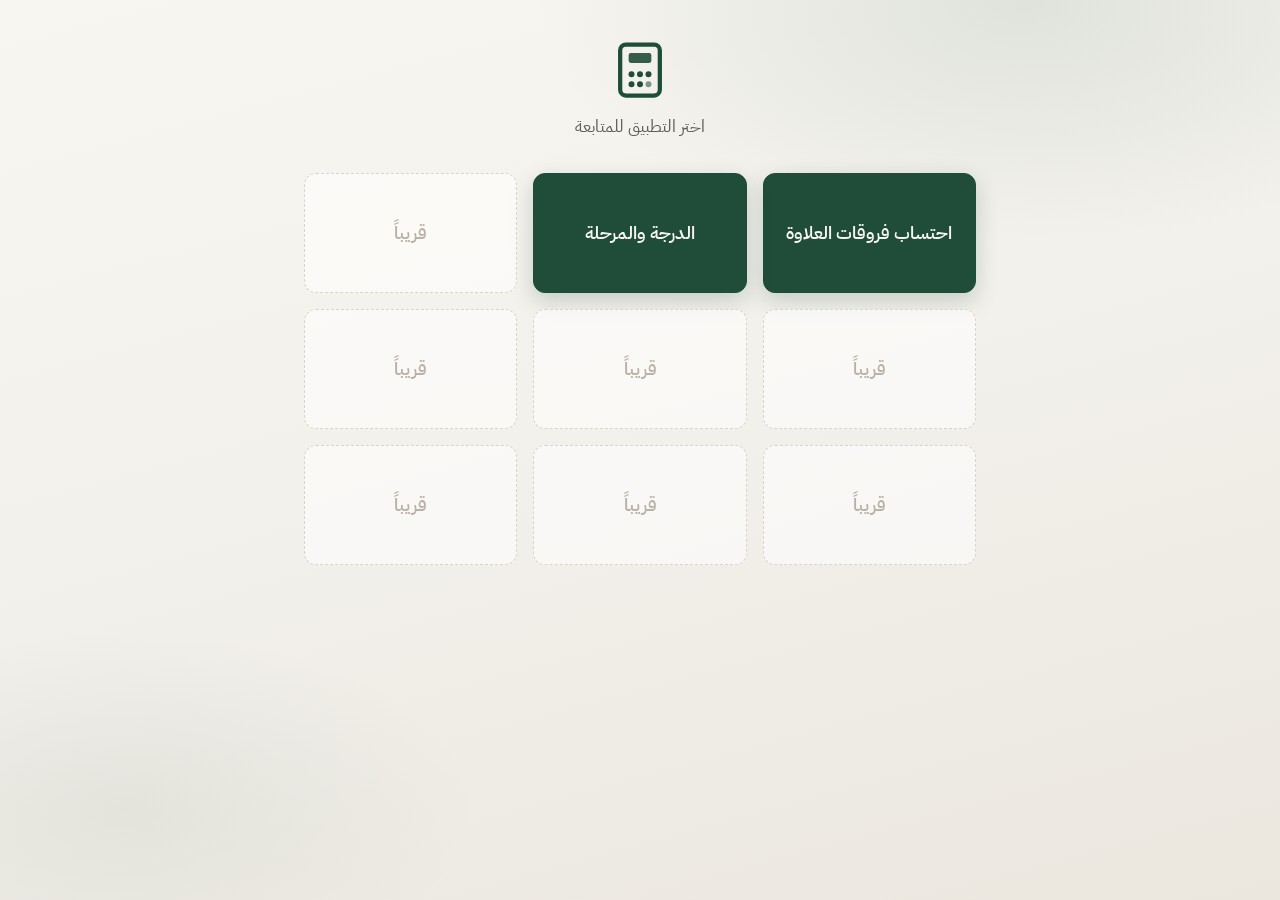
<file: index.html>
<!DOCTYPE html>
<html lang="ar" dir="rtl">
  <head>
    <meta charset="UTF-8" />
    <meta name="viewport" content="width=device-width, initial-scale=1.0" />
    <title>أدوات مفيدة</title>
    <link rel="stylesheet" href="fonts.css" />
    <link rel="stylesheet" href="styles.css" />
  </head>
  <body class="home-body">
    <div class="home">
      <header class="home-header">
        <div class="home-brand" aria-hidden="true">
          <svg class="home-brand-icon" viewBox="0 0 48 48" focusable="false">
            <rect
              x="10"
              y="6"
              width="28"
              height="36"
              rx="4"
              fill="none"
              stroke="currentColor"
              stroke-width="3"
            />
            <rect x="16" y="12" width="16" height="7" rx="1.5" fill="currentColor" opacity="0.9" />
            <circle cx="18" cy="27" r="2.1" fill="currentColor" />
            <circle cx="24" cy="27" r="2.1" fill="currentColor" />
            <circle cx="30" cy="27" r="2.1" fill="currentColor" />
            <circle cx="18" cy="34" r="2.1" fill="currentColor" />
            <circle cx="24" cy="34" r="2.1" fill="currentColor" />
            <circle cx="30" cy="34" r="2.1" fill="currentColor" opacity="0.55" />
          </svg>
        </div>
        <p class="home-subtitle">اختر التطبيق للمتابعة</p>
      </header>

      <nav class="app-grid" aria-label="قائمة التطبيقات" id="app-grid">
        <a
          class="app-tile app-tile--live"
          href="apps/alawat/"
          style="--i: 0"
        >
          احتساب فروقات العلاوة
        </a>
        <a
          class="app-tile app-tile--live"
          href="apps/daraja/"
          style="--i: 1"
        >
          الدرجة والمرحلة
        </a>
      </nav>
    </div>

    <script>
      (function () {
        var grid = document.getElementById("app-grid");
        var total = 9;
        var start = 2;
        var frag = document.createDocumentFragment();

        for (var i = start; i < total; i++) {
          var btn = document.createElement("button");
          btn.type = "button";
          btn.className = "app-tile app-tile--soon";
          btn.disabled = true;
          btn.textContent = "قريباً";
          btn.style.setProperty("--i", String(i));
          frag.appendChild(btn);
        }

        grid.appendChild(frag);
      })();
    </script>
  </body>
</html>
</file>
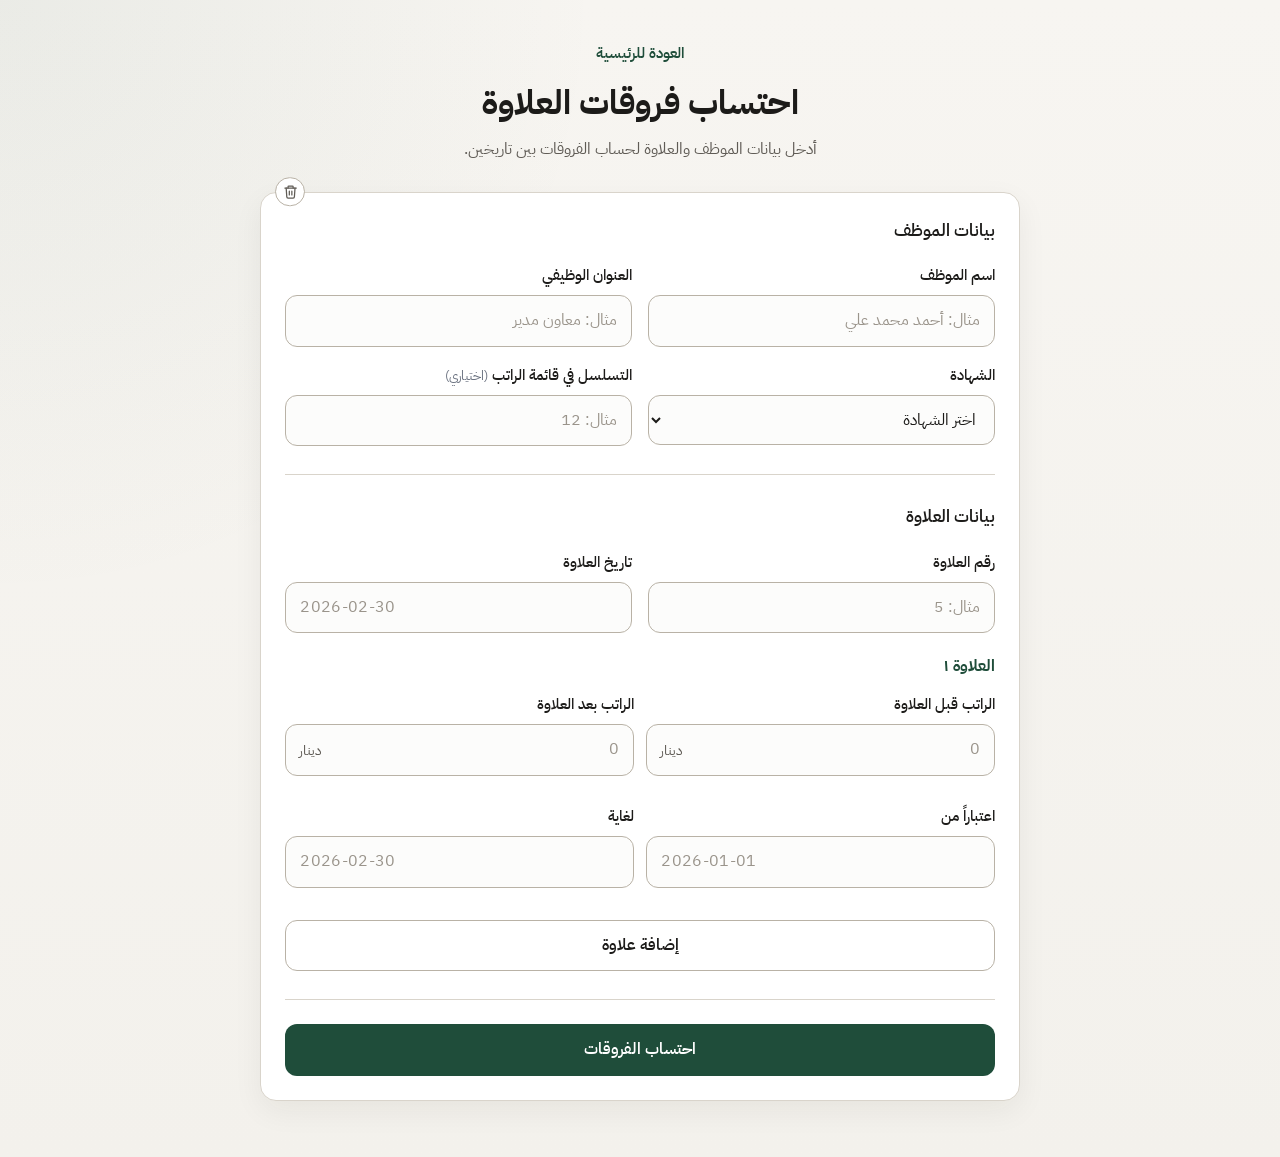
<file: apps/alawat/index.html>
<!DOCTYPE html>
<html lang="ar" dir="rtl">
  <head>
    <meta charset="UTF-8" />
    <meta name="viewport" content="width=device-width, initial-scale=1.0" />
    <title>احتساب فروقات العلاوات</title>
    <link rel="stylesheet" href="../../fonts.css" />
    <link rel="stylesheet" href="../../styles.css" />
  </head>
  <body>
    <div class="page">
      <header class="header">
        <a class="back-link" href="../../">العودة للرئيسية</a>
        <h1>احتساب فروقات العلاوة</h1>
        <p class="subtitle">
          أدخل بيانات الموظف والعلاوة لحساب الفروقات بين تاريخين.
        </p>
      </header>

      <main>
        <form id="allowance-form" class="form" novalidate>
          <div class="clear-fab-wrap">
            <button type="reset" class="clear-fab" aria-label="تفريغ الحقول" aria-describedby="clear-fab-tooltip">
              <svg viewBox="0 0 24 24" aria-hidden="true" focusable="false">
                <path d="M3 6h18" fill="none" stroke="currentColor" stroke-width="2" stroke-linecap="round" />
                <path d="M8 6V4a1 1 0 0 1 1-1h6a1 1 0 0 1 1 1v2" fill="none" stroke="currentColor" stroke-width="2" stroke-linecap="round" stroke-linejoin="round" />
                <path d="M19 6l-1 14a2 2 0 0 1-2 2H8a2 2 0 0 1-2-2L5 6" fill="none" stroke="currentColor" stroke-width="2" stroke-linecap="round" stroke-linejoin="round" />
                <path d="M10 11v6M14 11v6" fill="none" stroke="currentColor" stroke-width="2" stroke-linecap="round" />
              </svg>
            </button>
            <span id="clear-fab-tooltip" class="clear-fab-tooltip" role="tooltip">تفريغ الحقول</span>
          </div>
          <section class="section" aria-labelledby="employee-heading">
            <h2 id="employee-heading">بيانات الموظف</h2>

            <div class="grid">
            <div class="field">
              <label for="employee-name">اسم الموظف</label>
              <input
                type="text"
                id="employee-name"
                name="employeeName"
                autocomplete="name"
                placeholder="مثال: أحمد محمد علي"
                required
              />
              <p class="error" id="employee-name-error" hidden>
                يرجى إدخال اسم الموظف.
              </p>
            </div>

            <div class="field">
              <label for="job-title">العنوان الوظيفي</label>
              <input
                type="text"
                id="job-title"
                name="jobTitle"
                placeholder="مثال: معاون مدير"
                required
              />
              <p class="error" id="job-title-error" hidden>
                يرجى إدخال العنوان الوظيفي.
              </p>
            </div>
            </div>

            <div class="grid">
            <div class="field">
              <label for="education-level">الشهادة</label>
              <select id="education-level" name="educationLevel" required>
                <option value="" disabled selected>اختر الشهادة</option>
                <option value="ابتدائية">ابتدائية</option>
                <option value="متوسطة">متوسطة</option>
                <option value="إعدادية">إعدادية</option>
                <option value="دبلوم">دبلوم</option>
                <option value="بكالوريوس">بكالوريوس</option>
                <option value="ماجستير">ماجستير</option>
                <option value="دكتوراه">دكتوراه</option>
              </select>
              <p class="error" id="education-level-error" hidden>
                يرجى اختيار الشهادة.
              </p>
            </div>

            <div class="field">
              <label for="salary-list-order">التسلسل في قائمة الراتب <span class="optional">(اختياري)</span></label>
              <input
                type="number"
                id="salary-list-order"
                name="salaryListOrder"
                min="1"
                max="5000"
                step="1"
                inputmode="numeric"
                placeholder="مثال: 12"
              />
              <p class="error" id="salary-list-order-error" hidden>
                يرجى إدخال رقم بين ١ و ٥٠٠٠.
              </p>
            </div>
            </div>
          </section>

          <section class="section" aria-labelledby="allowance-heading">
            <h2 id="allowance-heading">بيانات العلاوة</h2>

            <div class="grid">
              <div class="field">
                <label for="allowance-number">رقم العلاوة</label>
                <input
                  type="number"
                  id="allowance-number"
                  name="allowanceNumber"
                  min="1"
                  step="1"
                  inputmode="numeric"
                  placeholder="مثال: 5"
                  required
                />
                <p class="error" id="allowance-number-error" hidden>
                  يرجى إدخال رقم العلاوة.
                </p>
              </div>

              <div class="field">
                <label for="allowance-doc-date">تاريخ العلاوة</label>
                <input
                  type="text"
                  id="allowance-doc-date"
                  name="allowanceDocDate"
                  class="date-input"
                  inputmode="numeric"
                  placeholder="2026-02-30"
                  autocomplete="off"
                  dir="ltr"
                  required
                />
                <p class="error" id="allowance-doc-date-error" hidden>
                  يرجى إدخال تاريخ صحيح مثل 2026-02-30.
                </p>
              </div>
            </div>

            <div
              id="allowances-list"
              class="allowances-list"
              aria-label="قائمة العلاوات"
            ></div>

            <button
              type="button"
              id="add-allowance"
              class="btn btn-secondary add-allowance-btn"
            >
              إضافة علاوة
            </button>
          </section>

          <div class="actions">
            <button type="submit" class="btn btn-primary">احتساب الفروقات</button>
          </div>
        </form>

        <section id="result" class="result" aria-live="polite" hidden>
          <h2 class="no-print">نتيجة الاحتساب</h2>
          <div id="print-sheet" class="print-sheet">
            <div id="result-content"></div>
            <p id="print-continuation" class="print-continuation-notice" hidden>
              يتبع في الصفحة التالية
            </p>
          </div>
          <div class="result-actions no-print">
            <button id="print-btn" type="button" class="btn btn-primary">
              طباعة استمارة المتغيرات
            </button>
          </div>
        </section>
      </main>
    </div>

    <div id="toast" class="toast" hidden role="status" aria-live="polite"></div>

    <script src="app.js"></script>
  </body>
</html>
</file>
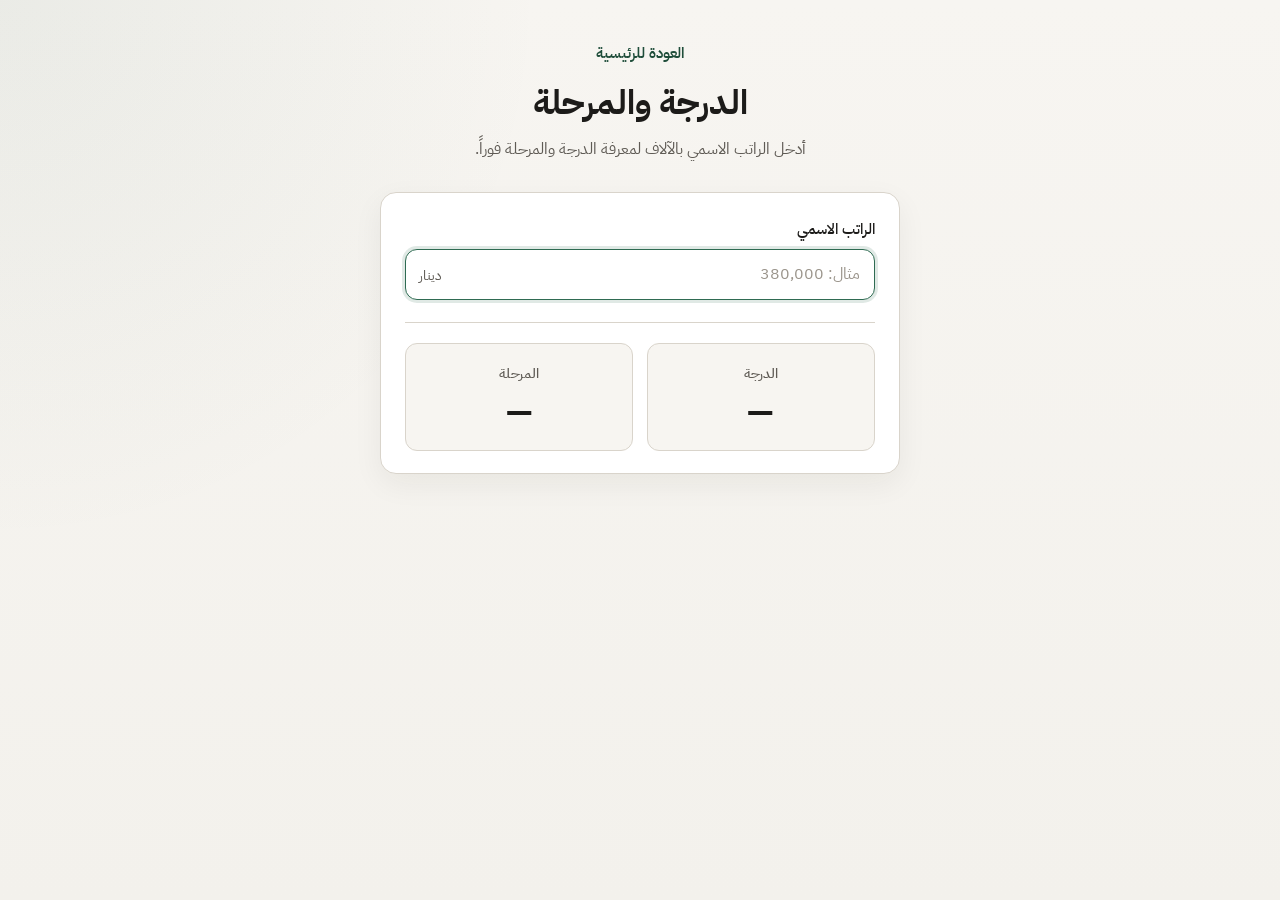
<file: apps/daraja/index.html>
<!DOCTYPE html>
<html lang="ar" dir="rtl">
  <head>
    <meta charset="UTF-8" />
    <meta name="viewport" content="width=device-width, initial-scale=1.0" />
    <title>الدرجة والمرحلة</title>
    <link rel="stylesheet" href="../../fonts.css" />
    <link rel="stylesheet" href="../../styles.css" />
  </head>
  <body>
    <div class="page page--narrow">
      <header class="header">
        <a class="back-link" href="../../">العودة للرئيسية</a>
        <h1>الدرجة والمرحلة</h1>
        <p class="subtitle">أدخل الراتب الاسمي بالآلاف لمعرفة الدرجة والمرحلة فوراً.</p>
      </header>

      <main>
        <form class="form lookup-form" id="grade-form" autocomplete="off" onsubmit="return false;">
          <div class="field">
            <label for="salary-thousands">الراتب الاسمي</label>
            <div class="input-with-suffix">
              <input
                type="text"
                id="salary-thousands"
                name="salaryThousands"
                inputmode="numeric"
                placeholder="مثال: 380,000"
                autofocus
                autocomplete="off"
              />
              <span class="suffix">دينار</span>
            </div>
          </div>

          <div class="lookup-result" id="lookup-result" aria-live="polite">
            <div class="lookup-cards">
              <div class="lookup-card">
                <span class="lookup-label">الدرجة</span>
                <strong class="lookup-value" id="grade-value">—</strong>
              </div>
              <div class="lookup-card">
                <span class="lookup-label">المرحلة</span>
                <strong class="lookup-value" id="level-value">—</strong>
              </div>
            </div>
            <p class="lookup-status" id="lookup-status" hidden></p>
          </div>
        </form>
      </main>
    </div>

    <script src="app.js"></script>
  </body>
</html>
</file>
<file: fonts.css>
/* IBM Plex Sans Arabic */
@font-face {
  font-family: "IBM Plex Sans Arabic";
  font-style: normal;
  font-weight: 400;
  font-display: swap;
  src: url("fonts/ibm-plex-sans-arabic-arabic-400.woff2") format("woff2");
  unicode-range: U+0600-06FF, U+0750-077F, U+0870-088E, U+0890-0891, U+0897-08E1, U+08E3-08FF, U+200C-200E, U+2010-2011, U+204F, U+2E41, U+FB50-FDFF, U+FE70-FE74, U+FE76-FEFC;
}

@font-face {
  font-family: "IBM Plex Sans Arabic";
  font-style: normal;
  font-weight: 400;
  font-display: swap;
  src: url("fonts/ibm-plex-sans-arabic-latin-400.woff2") format("woff2");
  unicode-range: U+0000-00FF, U+0131, U+0152-0153, U+02BB-02BC, U+02C6, U+02DA, U+02DC, U+0304, U+0308, U+0329, U+2000-206F, U+20AC, U+2122, U+2191, U+2193, U+2212, U+2215, U+FEFF, U+FFFD;
}

@font-face {
  font-family: "IBM Plex Sans Arabic";
  font-style: normal;
  font-weight: 500;
  font-display: swap;
  src: url("fonts/ibm-plex-sans-arabic-arabic-500.woff2") format("woff2");
  unicode-range: U+0600-06FF, U+0750-077F, U+0870-088E, U+0890-0891, U+0897-08E1, U+08E3-08FF, U+200C-200E, U+2010-2011, U+204F, U+2E41, U+FB50-FDFF, U+FE70-FE74, U+FE76-FEFC;
}

@font-face {
  font-family: "IBM Plex Sans Arabic";
  font-style: normal;
  font-weight: 500;
  font-display: swap;
  src: url("fonts/ibm-plex-sans-arabic-latin-500.woff2") format("woff2");
  unicode-range: U+0000-00FF, U+0131, U+0152-0153, U+02BB-02BC, U+02C6, U+02DA, U+02DC, U+0304, U+0308, U+0329, U+2000-206F, U+20AC, U+2122, U+2191, U+2193, U+2212, U+2215, U+FEFF, U+FFFD;
}

@font-face {
  font-family: "IBM Plex Sans Arabic";
  font-style: normal;
  font-weight: 600;
  font-display: swap;
  src: url("fonts/ibm-plex-sans-arabic-arabic-600.woff2") format("woff2");
  unicode-range: U+0600-06FF, U+0750-077F, U+0870-088E, U+0890-0891, U+0897-08E1, U+08E3-08FF, U+200C-200E, U+2010-2011, U+204F, U+2E41, U+FB50-FDFF, U+FE70-FE74, U+FE76-FEFC;
}

@font-face {
  font-family: "IBM Plex Sans Arabic";
  font-style: normal;
  font-weight: 600;
  font-display: swap;
  src: url("fonts/ibm-plex-sans-arabic-latin-600.woff2") format("woff2");
  unicode-range: U+0000-00FF, U+0131, U+0152-0153, U+02BB-02BC, U+02C6, U+02DA, U+02DC, U+0304, U+0308, U+0329, U+2000-206F, U+20AC, U+2122, U+2191, U+2193, U+2212, U+2215, U+FEFF, U+FFFD;
}

@font-face {
  font-family: "IBM Plex Sans Arabic";
  font-style: normal;
  font-weight: 700;
  font-display: swap;
  src: url("fonts/ibm-plex-sans-arabic-arabic-700.woff2") format("woff2");
  unicode-range: U+0600-06FF, U+0750-077F, U+0870-088E, U+0890-0891, U+0897-08E1, U+08E3-08FF, U+200C-200E, U+2010-2011, U+204F, U+2E41, U+FB50-FDFF, U+FE70-FE74, U+FE76-FEFC;
}

@font-face {
  font-family: "IBM Plex Sans Arabic";
  font-style: normal;
  font-weight: 700;
  font-display: swap;
  src: url("fonts/ibm-plex-sans-arabic-latin-700.woff2") format("woff2");
  unicode-range: U+0000-00FF, U+0131, U+0152-0153, U+02BB-02BC, U+02C6, U+02DA, U+02DC, U+0304, U+0308, U+0329, U+2000-206F, U+20AC, U+2122, U+2191, U+2193, U+2212, U+2215, U+FEFF, U+FFFD;
}

/* Vazirmatn */
@font-face {
  font-family: "Vazirmatn";
  font-style: normal;
  font-weight: 400;
  font-display: swap;
  src: url("fonts/vazirmatn-arabic-400.woff2") format("woff2");
  unicode-range: U+0600-06FF, U+0750-077F, U+0870-088E, U+0890-0891, U+0897-08E1, U+08E3-08FF, U+200C-200E, U+2010-2011, U+204F, U+2E41, U+FB50-FDFF, U+FE70-FE74, U+FE76-FEFC;
}

@font-face {
  font-family: "Vazirmatn";
  font-style: normal;
  font-weight: 400;
  font-display: swap;
  src: url("fonts/vazirmatn-latin-400.woff2") format("woff2");
  unicode-range: U+0000-00FF, U+0131, U+0152-0153, U+02BB-02BC, U+02C6, U+02DA, U+02DC, U+0304, U+0308, U+0329, U+2000-206F, U+20AC, U+2122, U+2191, U+2193, U+2212, U+2215, U+FEFF, U+FFFD;
}

@font-face {
  font-family: "Vazirmatn";
  font-style: normal;
  font-weight: 600;
  font-display: swap;
  src: url("fonts/vazirmatn-arabic-600.woff2") format("woff2");
  unicode-range: U+0600-06FF, U+0750-077F, U+0870-088E, U+0890-0891, U+0897-08E1, U+08E3-08FF, U+200C-200E, U+2010-2011, U+204F, U+2E41, U+FB50-FDFF, U+FE70-FE74, U+FE76-FEFC;
}

@font-face {
  font-family: "Vazirmatn";
  font-style: normal;
  font-weight: 600;
  font-display: swap;
  src: url("fonts/vazirmatn-latin-600.woff2") format("woff2");
  unicode-range: U+0000-00FF, U+0131, U+0152-0153, U+02BB-02BC, U+02C6, U+02DA, U+02DC, U+0304, U+0308, U+0329, U+2000-206F, U+20AC, U+2122, U+2191, U+2193, U+2212, U+2215, U+FEFF, U+FFFD;
}

@font-face {
  font-family: "Vazirmatn";
  font-style: normal;
  font-weight: 700;
  font-display: swap;
  src: url("fonts/vazirmatn-arabic-700.woff2") format("woff2");
  unicode-range: U+0600-06FF, U+0750-077F, U+0870-088E, U+0890-0891, U+0897-08E1, U+08E3-08FF, U+200C-200E, U+2010-2011, U+204F, U+2E41, U+FB50-FDFF, U+FE70-FE74, U+FE76-FEFC;
}

@font-face {
  font-family: "Vazirmatn";
  font-style: normal;
  font-weight: 700;
  font-display: swap;
  src: url("fonts/vazirmatn-latin-700.woff2") format("woff2");
  unicode-range: U+0000-00FF, U+0131, U+0152-0153, U+02BB-02BC, U+02C6, U+02DA, U+02DC, U+0304, U+0308, U+0329, U+2000-206F, U+20AC, U+2122, U+2191, U+2193, U+2212, U+2215, U+FEFF, U+FFFD;
}
</file>
<file: styles.css>
:root {
  --bg: #f3f1ec;
  --surface: #ffffff;
  --ink: #1c1b19;
  --muted: #5f5b55;
  --line: #d9d4cb;
  --line-strong: #b9b2a6;
  --accent: #1f4d3a;
  --accent-hover: #173d2e;
  --focus: #2f6b52;
  --danger: #8a2f2f;
  --danger-bg: #f8ecec;
  --radius: 12px;
  --shadow: 0 10px 30px rgba(28, 27, 25, 0.06);
  --font: "IBM Plex Sans Arabic", "Segoe UI", Tahoma, sans-serif;
}

*,
*::before,
*::after {
  box-sizing: border-box;
}

html {
  scroll-behavior: smooth;
}

body {
  margin: 0;
  min-height: 100vh;
  font-family: var(--font);
  color: var(--ink);
  background:
    radial-gradient(circle at top left, rgba(31, 77, 58, 0.06), transparent 35%),
    linear-gradient(180deg, #f7f5f1 0%, var(--bg) 100%);
  line-height: 1.7;
}

.page {
  width: min(760px, calc(100% - 2rem));
  margin: 0 auto;
  padding: 2.5rem 0 3.5rem;
}

.page--narrow {
  width: min(520px, calc(100% - 2rem));
}

.header {
  margin-bottom: 1.75rem;
  text-align: center;
}

.back-link {
  display: inline-block;
  margin-bottom: 0.85rem;
  font-size: 0.92rem;
  font-weight: 600;
  color: var(--accent);
  text-decoration: none;
  transition: color 0.2s ease, transform 0.2s ease;
}

.back-link:hover {
  color: var(--accent-hover);
  transform: translateX(2px);
}

.back-link:focus-visible {
  outline: 2px solid var(--focus);
  outline-offset: 3px;
  border-radius: 4px;
}

.brand {
  margin: 0 0 0.35rem;
  font-size: 0.95rem;
  font-weight: 600;
  letter-spacing: 0.02em;
  color: var(--accent);
}

/* —— Homepage launcher —— */
.home-body {
  background:
    radial-gradient(ellipse 70% 50% at 80% 0%, rgba(31, 77, 58, 0.1), transparent 55%),
    radial-gradient(ellipse 55% 40% at 10% 90%, rgba(31, 77, 58, 0.06), transparent 50%),
    linear-gradient(165deg, #f8f6f1 0%, var(--bg) 45%, #ebe7df 100%);
}

.home {
  width: min(1100px, calc(100% - 2rem));
  margin: 0 auto;
  padding: 2.25rem 0 3rem;
  min-height: 100vh;
  display: flex;
  flex-direction: column;
}

.home-header {
  text-align: center;
  margin-bottom: 2rem;
  animation: home-fade-up 0.55s ease both;
}

.home-brand {
  margin: 0 auto;
  display: flex;
  align-items: center;
  justify-content: center;
  width: 4.25rem;
  height: 4.25rem;
  color: var(--accent);
}

.home-brand-icon {
  width: 100%;
  height: 100%;
  display: block;
}

.home-subtitle {
  margin: 0.55rem 0 0;
  color: var(--muted);
  font-size: 1.05rem;
}

.app-grid {
  display: grid;
  grid-template-columns: repeat(3, minmax(0, 1fr));
  gap: 1rem;
  flex: 1;
  align-content: start;
  max-width: 42rem;
  width: 100%;
  margin-inline: auto;
}

.app-tile {
  --i: 0;
  appearance: none;
  display: flex;
  align-items: center;
  justify-content: center;
  text-align: center;
  min-height: 7.5rem;
  padding: 1rem 0.85rem;
  border-radius: var(--radius);
  font-family: inherit;
  font-size: clamp(0.95rem, 2.2vw, 1.1rem);
  font-weight: 600;
  line-height: 1.4;
  text-decoration: none;
  cursor: pointer;
  transition:
    transform 0.22s ease,
    box-shadow 0.22s ease,
    background 0.22s ease,
    border-color 0.22s ease,
    color 0.22s ease;
  animation: home-tile-in 0.45s ease both;
  animation-delay: calc(var(--i) * 40ms);
}

.app-tile--live {
  background: var(--accent);
  color: #f7f5f1;
  border: 1px solid var(--accent);
  box-shadow: 0 8px 22px rgba(31, 77, 58, 0.22);
}

.app-tile--live:hover {
  background: var(--accent-hover);
  border-color: var(--accent-hover);
  transform: translateY(-3px);
  box-shadow: 0 14px 28px rgba(31, 77, 58, 0.28);
}

.app-tile--live:focus-visible {
  outline: 2px solid var(--focus);
  outline-offset: 3px;
}

.app-tile--soon {
  background: rgba(255, 255, 255, 0.55);
  color: var(--line-strong);
  border: 1px dashed var(--line);
  cursor: not-allowed;
  box-shadow: none;
}

.app-tile--soon:disabled {
  opacity: 1;
}

@keyframes home-fade-up {
  from {
    opacity: 0;
    transform: translateY(10px);
  }
  to {
    opacity: 1;
    transform: translateY(0);
  }
}

@keyframes home-tile-in {
  from {
    opacity: 0;
    transform: scale(0.94);
  }
  to {
    opacity: 1;
    transform: scale(1);
  }
}

@media (max-width: 640px) {
  .home {
    width: min(100% - 1.25rem, 1100px);
    padding-top: 1.5rem;
  }

  .home-header {
    margin-bottom: 1.35rem;
  }

  .app-grid {
    gap: 0.65rem;
  }

  .app-tile {
    min-height: 5.5rem;
    font-size: 0.88rem;
    padding: 0.75rem 0.5rem;
  }
}

.header h1 {
  margin: 0;
  font-size: clamp(1.7rem, 4vw, 2.15rem);
  font-weight: 700;
  line-height: 1.35;
}

.subtitle {
  margin: 0.65rem auto 0;
  color: var(--muted);
  max-width: 38rem;
}

.form,
.result {
  background: var(--surface);
  border: 1px solid var(--line);
  border-radius: calc(var(--radius) + 4px);
  box-shadow: var(--shadow);
}

.form {
  padding: 1.5rem;
  position: relative;
}

.clear-fab-wrap {
  position: absolute;
  top: 0;
  left: 0.9rem;
  z-index: 2;
  transform: translateY(-50%);
}

.clear-fab {
  display: inline-flex;
  align-items: center;
  justify-content: center;
  width: 1.85rem;
  height: 1.85rem;
  min-width: 1.85rem;
  min-height: 1.85rem;
  padding: 0;
  margin: 0;
  border: 1px solid var(--line-strong);
  border-radius: 999px;
  background: var(--surface);
  color: var(--muted);
  cursor: pointer;
  line-height: 0;
  overflow: hidden;
}

.clear-fab svg {
  width: 0.95rem;
  height: 0.95rem;
  display: block;
  flex-shrink: 0;
}

.clear-fab:hover,
.clear-fab:focus-visible {
  color: var(--ink);
  outline: none;
}

.clear-fab-tooltip {
  position: absolute;
  top: calc(100% + 0.45rem);
  left: 50%;
  transform: translateX(-50%);
  padding: 0.3rem 0.55rem;
  border-radius: 0.4rem;
  background: var(--ink);
  color: #fff;
  font-size: 0.78rem;
  font-weight: 500;
  line-height: 1.3;
  white-space: nowrap;
  opacity: 0;
  visibility: hidden;
  pointer-events: none;
  transition: opacity 0.15s ease, visibility 0.15s ease;
}

.clear-fab-wrap:hover .clear-fab-tooltip,
.clear-fab:focus-visible + .clear-fab-tooltip {
  opacity: 1;
  visibility: visible;
}

.section + .section {
  margin-top: 1.75rem;
  padding-top: 1.75rem;
  border-top: 1px solid var(--line);
}

.section h2 {
  margin: 0 0 1.1rem;
  font-size: 1.05rem;
  font-weight: 600;
}

.second-allowance-toggle-wrap {
  margin-top: 1.35rem;
}

.second-allowance-toggle {
  width: 100%;
}

.second-allowance {
  margin-top: 1.25rem;
  padding: 1.15rem 1rem 0.25rem;
  border: 1px dashed var(--line-strong);
  border-radius: var(--radius);
  background: #faf9f6;
}

.second-allowance-title {
  margin: 0 0 0.35rem;
  font-size: 1rem;
  font-weight: 600;
  color: var(--accent);
}

.second-allowance-base-hint {
  margin-bottom: 1rem;
}

.second-allowance .grid {
  margin-bottom: 1rem;
}

.allowances-list {
  display: grid;
  gap: 1rem;
  margin-top: 1.25rem;
}

.allowance-row {
  padding-top: 0.85rem;
  border-top: 1px solid var(--line);
}

.allowance-row:first-child {
  padding-top: 0;
  border-top: none;
}

.allowance-row-head {
  display: flex;
  align-items: center;
  justify-content: space-between;
  gap: 0.75rem;
  margin-bottom: 0.75rem;
}

.allowance-row-title {
  margin: 0;
  font-size: 0.98rem;
  font-weight: 700;
  color: var(--accent);
}

.allowance-row-fields {
  display: grid;
  grid-template-columns: repeat(2, minmax(0, 1fr));
  gap: 0.75rem;
  align-items: start;
}

.allowance-remove {
  appearance: none;
  border: none;
  background: transparent;
  color: var(--danger);
  font: inherit;
  font-size: 0.88rem;
  font-weight: 600;
  cursor: pointer;
  padding: 0.2rem 0.35rem;
  border-radius: 4px;
}

.allowance-remove:hover {
  background: var(--danger-bg);
}

.allowance-remove-spacer {
  display: inline-block;
  width: 3rem;
}

.add-allowance-btn {
  width: 100%;
  margin-top: 1rem;
}

.add-allowance-btn:disabled {
  opacity: 0.55;
  cursor: not-allowed;
}

.grid {
  display: grid;
  grid-template-columns: repeat(2, minmax(0, 1fr));
  gap: 1rem;
}

.field {
  display: flex;
  flex-direction: column;
  gap: 0.4rem;
  margin-bottom: 1rem;
}

.grid .field {
  margin-bottom: 0;
}

.grid + .grid {
  margin-top: 1rem;
}

label {
  font-size: 0.95rem;
  font-weight: 500;
}

.optional {
  font-weight: 400;
  color: #6b7280;
  font-size: 0.85em;
}

input,
select,
button {
  font: inherit;
}

input,
select {
  width: 100%;
  min-height: 48px;
  padding: 0.7rem 0.9rem;
  color: var(--ink);
  background: #fcfcfb;
  border: 1px solid var(--line-strong);
  border-radius: var(--radius);
  outline: none;
  transition: border-color 0.15s ease, box-shadow 0.15s ease, background 0.15s ease;
}

input::placeholder {
  color: #9a948b;
}

input:hover,
select:hover {
  border-color: #9f9789;
}

input:focus,
select:focus {
  border-color: var(--focus);
  background: #fff;
  box-shadow: 0 0 0 3px rgba(47, 107, 82, 0.15);
}

.date-input {
  font-variant-numeric: tabular-nums;
  letter-spacing: 0.02em;
}

input:invalid:not(:placeholder-shown):not(:focus),
select:invalid:not(:focus) {
  /* avoid aggressive red while typing */
}

.field.has-error input,
.field.has-error select {
  border-color: var(--danger);
  background: var(--danger-bg);
}

.field.has-error input:focus,
.field.has-error select:focus {
  box-shadow: 0 0 0 3px rgba(138, 47, 47, 0.12);
}

.input-with-suffix {
  position: relative;
}

.input-with-suffix input {
  padding-left: 4.2rem;
}

.suffix {
  position: absolute;
  top: 50%;
  left: 0.9rem;
  transform: translateY(-50%);
  color: var(--muted);
  font-size: 0.9rem;
  pointer-events: none;
}

.hint {
  margin: 0;
  font-size: 0.82rem;
  color: var(--muted);
}

.lookup-form {
  padding-bottom: 1.35rem;
}

.lookup-result {
  margin-top: 1.35rem;
  padding-top: 1.25rem;
  border-top: 1px solid var(--line);
}

.lookup-cards {
  display: grid;
  grid-template-columns: repeat(2, minmax(0, 1fr));
  gap: 0.85rem;
}

.lookup-card {
  display: flex;
  flex-direction: column;
  align-items: center;
  gap: 0.35rem;
  padding: 1.1rem 0.75rem;
  text-align: center;
  background: #f7f5f1;
  border: 1px solid var(--line);
  border-radius: var(--radius);
  transition: border-color 0.2s ease, background 0.2s ease, transform 0.2s ease;
}

.lookup-result--matched .lookup-card {
  background: rgba(31, 77, 58, 0.08);
  border-color: rgba(31, 77, 58, 0.28);
}

.lookup-label {
  font-size: 0.88rem;
  font-weight: 500;
  color: var(--muted);
}

.lookup-value {
  font-size: clamp(1.75rem, 5vw, 2.15rem);
  font-weight: 700;
  line-height: 1.2;
  color: var(--ink);
}

.lookup-result--matched .lookup-value {
  color: var(--accent);
}

.lookup-status {
  margin: 0.9rem 0 0;
  text-align: center;
  font-size: 0.9rem;
  color: var(--danger);
}

.error {
  margin: 0;
  font-size: 0.85rem;
  color: var(--danger);
}

.actions {
  display: flex;
  flex-wrap: wrap;
  gap: 0.75rem;
  margin-top: 1.75rem;
  padding-top: 1.5rem;
  border-top: 1px solid var(--line);
}

.actions .btn-primary {
  width: 100%;
  flex: 1 1 auto;
}

.toast {
  position: fixed;
  bottom: 1.5rem;
  left: 50%;
  z-index: 100;
  max-width: min(28rem, calc(100% - 2rem));
  padding: 0.75rem 1.1rem;
  border-radius: 999px;
  background: rgba(28, 27, 25, 0.88);
  color: #fff;
  font-size: 0.9rem;
  font-weight: 500;
  line-height: 1.45;
  text-align: center;
  box-shadow: 0 10px 30px rgba(28, 27, 25, 0.18);
  transform: translate(-50%, 0.75rem);
  opacity: 0;
  pointer-events: none;
}

.toast-in {
  animation: toast-in 0.28s ease forwards;
}

.toast-out {
  animation: toast-out 0.28s ease forwards;
}

@keyframes toast-in {
  from {
    opacity: 0;
    transform: translate(-50%, 0.85rem);
  }
  to {
    opacity: 1;
    transform: translate(-50%, 0);
  }
}

@keyframes toast-out {
  from {
    opacity: 1;
    transform: translate(-50%, 0);
  }
  to {
    opacity: 0;
    transform: translate(-50%, 0.55rem);
  }
}

.btn {
  min-height: 48px;
  padding: 0.7rem 1.25rem;
  border-radius: var(--radius);
  border: 1px solid transparent;
  cursor: pointer;
  font-weight: 600;
  transition: background 0.15s ease, border-color 0.15s ease, transform 0.1s ease;
}

.btn:active {
  transform: translateY(1px);
}

.btn-primary {
  background: var(--accent);
  color: #fff;
  flex: 1 1 180px;
}

.btn-primary:hover {
  background: var(--accent-hover);
}

.btn-primary:focus-visible {
  outline: 3px solid rgba(47, 107, 82, 0.25);
  outline-offset: 2px;
}

.btn-secondary {
  background: transparent;
  color: var(--ink);
  border-color: var(--line-strong);
  flex: 0 1 auto;
}

.btn-secondary:hover {
  background: #f7f5f1;
}

.btn-secondary:focus-visible {
  outline: 3px solid rgba(28, 27, 25, 0.12);
  outline-offset: 2px;
}

.result {
  margin-top: 1.25rem;
  padding: 1.35rem 1.5rem;
}

.result h2 {
  margin: 0 0 0.85rem;
  font-size: 1.05rem;
}

.result-employee {
  margin: 0 0 1rem;
  color: var(--muted);
}

.result-employee strong {
  color: var(--ink);
  font-weight: 600;
}

.steps {
  margin: 0;
  padding: 0;
  list-style: none;
  display: grid;
  gap: 1rem;
}

.allowance-block {
  margin-top: 1.35rem;
  padding-top: 1.15rem;
  border-top: 1px solid var(--line);
}

.allowance-block:first-child {
  margin-top: 1rem;
}

.allowance-block-title {
  margin: 0 0 1.15rem;
  font-size: 1.05rem;
  font-weight: 700;
  color: var(--accent);
}

.allowance-block--combined .allowance-block-title {
  color: var(--ink);
}

.equation--total {
  margin-top: 0.25rem;
}

.steps li {
  position: relative;
  display: block;
  padding: 1rem 0.15rem 0.9rem;
  border: none;
  border-radius: 0;
  background: transparent;
}

.step-badge {
  position: absolute;
  top: 0;
  inset-inline-start: 0;
  transform: translateY(-50%);
  display: inline-flex;
  align-items: center;
  gap: 0.4rem;
  height: 1.5rem;
  padding: 0 0.55rem 0 0.7rem;
  border-radius: 999px;
  border: none;
  background: var(--bg);
  color: var(--muted);
  font-family: "Vazirmatn", "IBM Plex Sans Arabic", sans-serif;
  font-size: 0.78rem;
  font-weight: 600;
  line-height: 1;
  font-variant-numeric: tabular-nums;
}

.step-num {
  display: inline-flex;
  align-items: center;
  justify-content: center;
  width: 1.1rem;
  height: 1.1rem;
  border-radius: 999px;
  background: var(--accent);
  color: #fff;
  font-size: 0.68rem;
  font-weight: 700;
}

.step-body {
  min-width: 0;
  padding-top: 0.7rem;
}

.steps p {
  margin: 0;
}

.steps p + p {
  margin-top: 0.35rem;
}

.equation {
  display: flex;
  flex-wrap: wrap;
  align-items: flex-start;
  justify-content: flex-start;
  gap: 0.55rem 0.65rem;
  direction: rtl;
  unicode-bidi: isolate;
  text-align: right;
  font-family: "Vazirmatn", "IBM Plex Sans Arabic", sans-serif;
  font-size: 1.25rem;
  font-weight: 600;
  font-variant-numeric: tabular-nums;
  letter-spacing: 0.06em;
}

.eq-term {
  display: inline-flex;
  flex-direction: column;
  align-items: center;
  gap: 0.25rem;
  min-width: 4.5rem;
}

.eq-term strong {
  font-size: 1.35rem;
  font-weight: 700;
}

.eq-label {
  max-width: 7.5rem;
  color: var(--muted);
  font-family: var(--font);
  font-size: 0.72rem;
  font-weight: 500;
  line-height: 1.35;
  letter-spacing: 0;
  text-align: center;
}

.eq-meta {
  color: var(--muted);
  font-family: var(--font);
  font-size: 0.64rem;
  font-weight: 400;
  line-height: 1.3;
  letter-spacing: 0;
  white-space: nowrap;
}

.eq-op {
  padding-top: 0.15rem;
  color: var(--ink);
  font-weight: 700;
}

.inline-note {
  color: var(--muted);
  font-size: 0.85rem;
  font-weight: 500;
}

.numeral {
  font-family: "Vazirmatn", "IBM Plex Sans Arabic", sans-serif;
  font-variant-numeric: tabular-nums;
  letter-spacing: 0.06em;
  font-weight: 600;
}

.step-body p {
  text-align: right;
}

.months-list {
  color: var(--muted);
  font-size: 0.9rem;
}

.result-actions {
  margin-top: 1.25rem;
  padding-top: 1.25rem;
  border-top: 1px solid var(--line);
}

.print-continuation-notice {
  display: none;
}

.result-actions .btn {
  width: 100%;
}

.sheet-header {
  display: none;
  margin-bottom: 1rem;
}

.sheet-header-main,
.sheet-header-meta {
  min-width: 0;
}

.sheet-header-meta {
  text-align: start;
}

.sheet-title {
  margin: 0;
  font-size: 1.35rem;
  font-weight: 700;
}

.sheet-org {
  margin: 0;
  font-size: 0.9rem;
  font-weight: 600;
}

.sheet-date {
  margin: 0.2rem 0 0;
  color: var(--muted);
  font-size: 0.85rem;
}

.sheet-summary {
  display: grid;
  gap: 1.15rem;
  margin: 0 0 1.5rem;
}

.summary-identity {
  display: grid;
  gap: 0.35rem;
  padding-bottom: 1rem;
  border-bottom: 1px solid var(--line);
}

.summary-name-row {
  display: flex;
  flex-wrap: wrap;
  align-items: baseline;
  gap: 0.45rem 0.75rem;
}

.summary-name {
  margin: 0;
  font-size: 1.2rem;
  font-weight: 700;
  line-height: 1.35;
}

.summary-chip {
  display: inline-flex;
  align-items: center;
  padding: 0.15rem 0.55rem;
  border-radius: 999px;
  background: rgba(31, 77, 58, 0.08);
  color: var(--accent);
  font-size: 0.82rem;
  font-weight: 600;
}

.summary-facts {
  margin: 0;
  color: var(--muted);
  font-size: 0.95rem;
  line-height: 1.55;
}

.summary-doc {
  color: var(--ink);
  font-weight: 500;
}

.summary-dot {
  margin-inline: 0.2rem;
  color: var(--line-strong);
}

.summary-periods {
  display: grid;
  gap: 0.65rem;
}

.period-row {
  display: grid;
  gap: 0.55rem;
  padding: 0.35rem 0 0.85rem;
  border: none;
  border-bottom: 1px solid var(--line);
  border-radius: 0;
  background: transparent;
}

.period-row:last-child {
  padding-bottom: 0;
  border-bottom: none;
}

.period-label {
  font-size: 0.86rem;
  font-weight: 700;
  color: var(--accent);
}

.period-range,
.period-grades {
  display: grid;
  grid-template-columns: 7.5rem minmax(0, 1fr);
  gap: 0.35rem 0.75rem;
  align-items: baseline;
  margin: 0;
  min-width: 0;
}

.period-k {
  color: var(--muted);
  font-size: 0.82rem;
  font-weight: 500;
}

.period-v {
  font-size: 0.95rem;
  font-weight: 600;
  line-height: 1.5;
}

.period-sep {
  margin-inline: 0.35rem;
  color: var(--muted);
  font-weight: 500;
  font-size: 0.84rem;
}

.meta-secondary {
  font-weight: 400;
  color: var(--muted);
  font-size: 0.9em;
}

.total {
  display: flex;
  flex-wrap: nowrap;
  align-items: baseline;
  justify-content: space-between;
  gap: 0.5rem 1rem;
  margin-top: 1.35rem;
  padding: 1.05rem 1.15rem;
  border-radius: var(--radius);
  background: rgba(31, 77, 58, 0.08);
  border: 1px solid rgba(31, 77, 58, 0.18);
}

.total span {
  flex: 1 1 auto;
  color: var(--muted);
  line-height: 1.45;
}

.total strong {
  flex: 0 0 auto;
  font-size: 1.35rem;
  color: var(--accent);
  font-family: "Vazirmatn", "IBM Plex Sans Arabic", sans-serif;
  font-variant-numeric: tabular-nums;
  letter-spacing: 0.04em;
  font-weight: 700;
}

@media print {
  @page {
    size: A4;
    margin: 9mm 10mm;
  }

  html,
  body {
    background: #fff;
    color: #000;
    line-height: 1.45;
  }

  .header,
  .subtitle,
  .form,
  .result > h2,
  .result-actions,
  .toast,
  .no-print {
    display: none !important;
  }

  .page {
    width: 100%;
    max-width: 186mm;
    padding: 0;
    margin: 0 auto;
  }

  .result {
    margin: 0 auto;
    padding: 0;
    border: none;
    box-shadow: none;
    background: #fff;
  }

  .print-sheet {
    display: block;
    width: 100%;
    margin: 0 auto;
    box-sizing: border-box;
    padding-inline: 1.5mm;
    position: relative;
  }

  .print-continuation-notice {
    display: none;
  }

  body.has-print-continuation .print-continuation-notice {
    display: block;
    position: absolute;
    top: 268mm;
    left: 0;
    right: 0;
    z-index: 5;
    margin: 0;
    padding: 1.5mm 0 0;
    border-top: 1px dashed #666;
    background: #fff;
    color: #333;
    text-align: center;
    font-size: 0.78rem;
    font-weight: 600;
    letter-spacing: 0.02em;
  }

  .sheet-header {
    display: flex;
    flex-direction: row;
    justify-content: space-between;
    align-items: flex-end;
    gap: 1rem;
    border-bottom: 2px solid #000;
    margin-bottom: 1.2rem;
    padding-bottom: 0.75rem;
  }

  .sheet-title {
    font-size: 1.35rem;
    font-weight: 700;
    letter-spacing: 0.01em;
  }

  .sheet-header-meta {
    text-align: end;
  }

  .sheet-org {
    font-size: 0.84rem;
    font-weight: 600;
    color: #111;
  }

  .sheet-date {
    margin-top: 0.2rem;
    font-size: 0.76rem;
    font-weight: 500;
    color: #444;
  }

  .sheet-summary {
    gap: 1rem;
    margin: 0 0 1.45rem;
  }

  .summary-identity {
    padding-bottom: 0.9rem;
    border-bottom: 1.5px solid #000;
  }

  .summary-name {
    font-size: 1.18rem;
    font-weight: 700;
  }

  .summary-chip {
    background: #fff;
    border: 1px solid #000;
    color: #000;
    border-radius: 3px;
  }

  .summary-facts {
    font-size: 0.92rem;
  }

  .summary-facts,
  .period-k,
  .period-sep,
  .meta-secondary {
    color: #444;
  }

  .summary-doc {
    color: #111;
  }

  .period-row {
    background: transparent;
    border: none;
    border-bottom: 1px solid #999;
    padding: 0.3rem 0 0.7rem;
    break-inside: avoid;
  }

  .period-row:last-child {
    border-bottom: none;
    padding-bottom: 0;
  }

  .period-label {
    color: #000;
    font-size: 0.88rem;
  }

  .period-v {
    font-weight: 600;
  }

  .steps {
    gap: 1.25rem;
  }

  .allowance-block {
    margin-top: 1.25rem;
    padding-top: 0.35rem;
    border-top: none;
    break-inside: avoid;
  }

  .allowance-block:first-child {
    margin-top: 0.85rem;
  }

  .allowance-block-title {
    display: inline-block;
    margin: 0 0 0.95rem;
    padding-bottom: 0.2rem;
    border-bottom: 1.5px solid #000;
    font-size: 1.02rem;
    font-weight: 700;
    color: #000;
  }

  .steps li {
    position: relative;
    padding: 0;
    background: transparent;
    border: none;
    break-inside: avoid;
  }

  .step-body {
    padding-top: 0.4rem;
  }

  .step-badge {
    position: static;
    transform: none;
    display: inline-flex;
    align-items: center;
    gap: 0.4rem;
    height: auto;
    margin: 0 0 0.15rem;
    padding: 0;
    border: none;
    border-radius: 0;
    background: transparent;
    color: #111;
    font-size: 0.84rem;
    font-weight: 700;
    -webkit-print-color-adjust: exact;
    print-color-adjust: exact;
  }

  .step-num {
    width: 1.15rem;
    height: 1.15rem;
    border-radius: 2px;
    font-size: 0.68rem;
    background: #000;
    color: #fff;
    -webkit-print-color-adjust: exact;
    print-color-adjust: exact;
  }

  .equation {
    gap: 0.45rem 0.55rem;
    font-size: 1.12rem;
    font-weight: 600;
  }

  .eq-term {
    min-width: 4.2rem;
    gap: 0.18rem;
  }

  .eq-term strong {
    font-size: 1.28rem;
    font-weight: 700;
  }

  .eq-label {
    max-width: 7rem;
    font-size: 0.68rem;
    font-weight: 500;
    color: #555;
  }

  .eq-op {
    color: #555;
    font-weight: 600;
  }

  .months-list,
  .inline-note {
    font-size: 0.86rem;
  }

  .steps p + p {
    margin-top: 0.4rem;
  }

  .total {
    margin-top: 1.5rem;
    padding: 0.95rem 1.15rem;
    background: #fff;
    border: 2px solid #000;
    border-radius: 0;
    box-shadow: inset 0 0 0 1px #000;
  }

  .total span {
    font-size: 0.88rem;
    color: #333;
  }

  .total strong {
    font-size: 1.35rem;
    color: #000;
    letter-spacing: 0.03em;
  }

  .months-list,
  .meta-secondary,
  .eq-label,
  .inline-note {
    color: #555;
  }
}

@media (max-width: 640px) {
  .page {
    width: min(100% - 1.25rem, 760px);
    padding-top: 1.5rem;
  }

  .form,
  .result {
    padding: 1.15rem;
  }

  .grid,
  .period-range,
  .period-grades,
  .allowance-row-fields {
    grid-template-columns: 1fr;
  }

  .actions {
    flex-direction: column;
  }

  .btn,
  .btn-secondary {
    width: 100%;
  }
}
</file>
